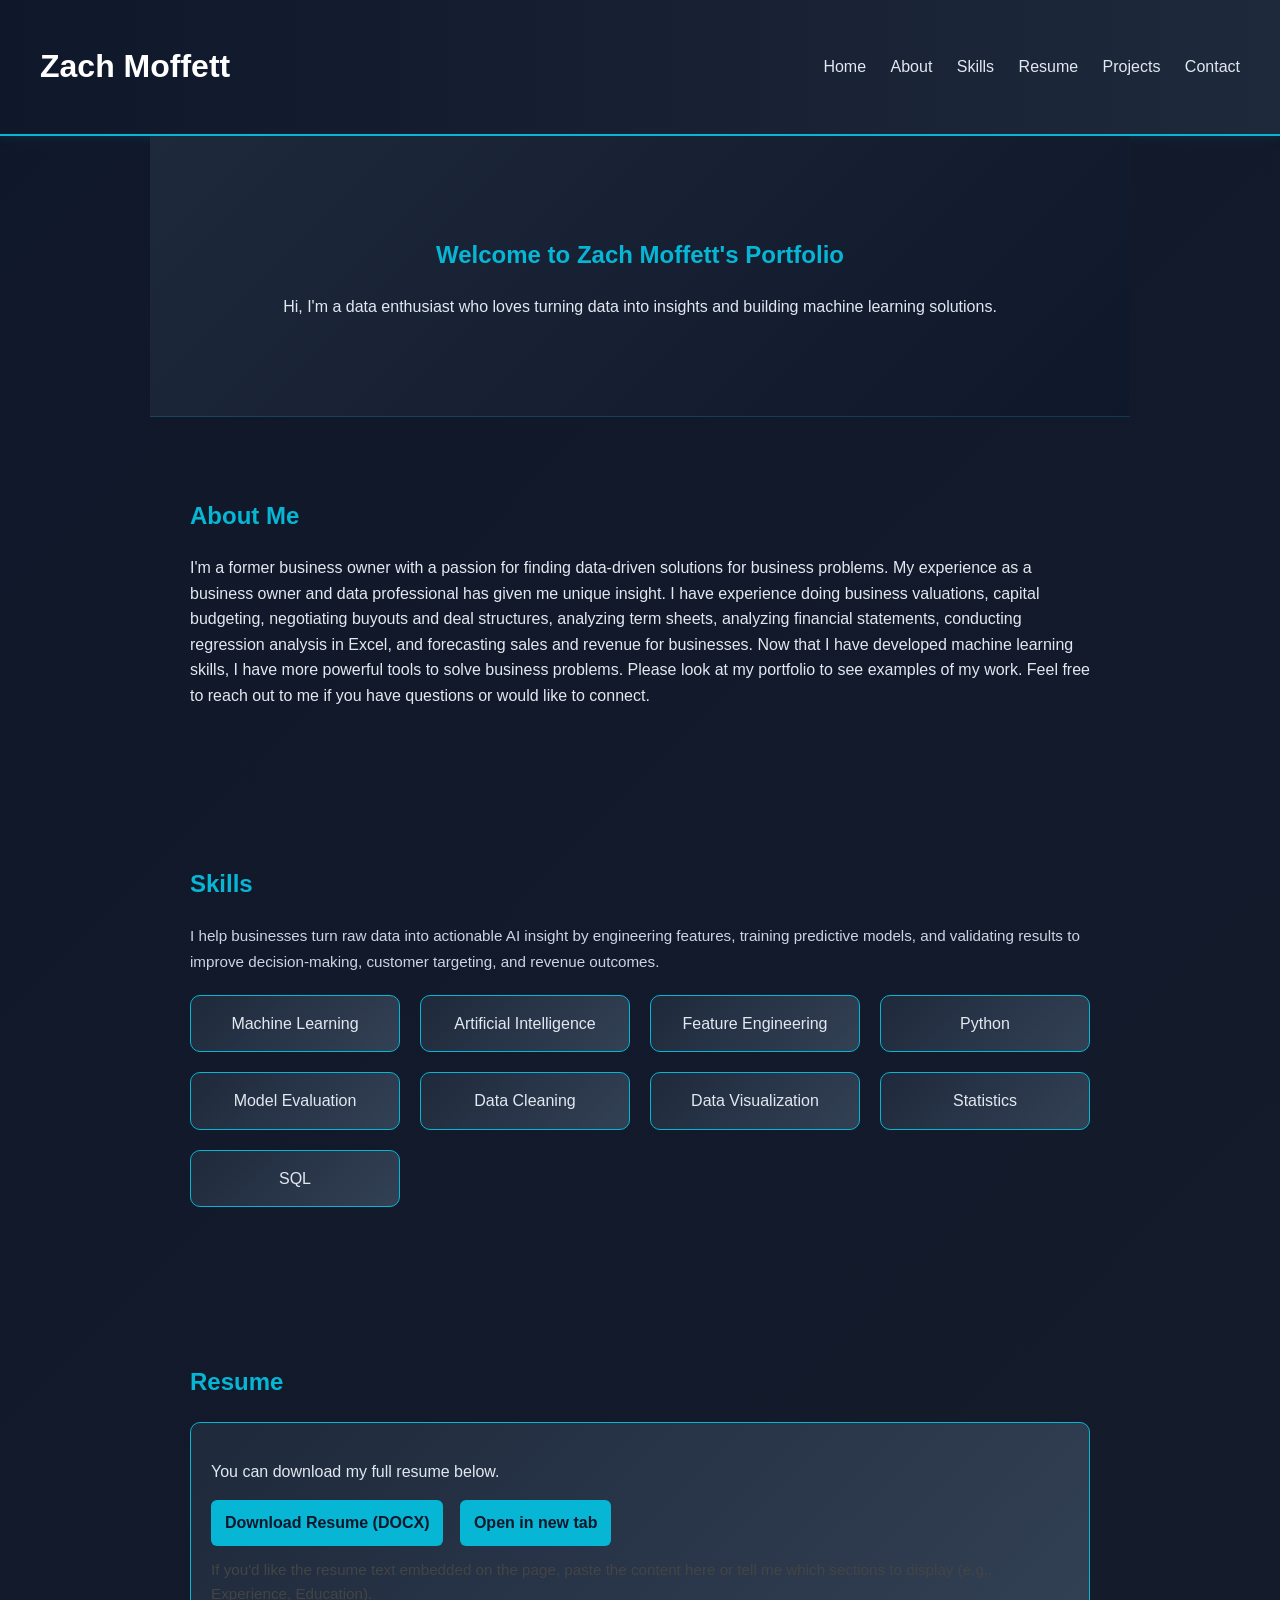
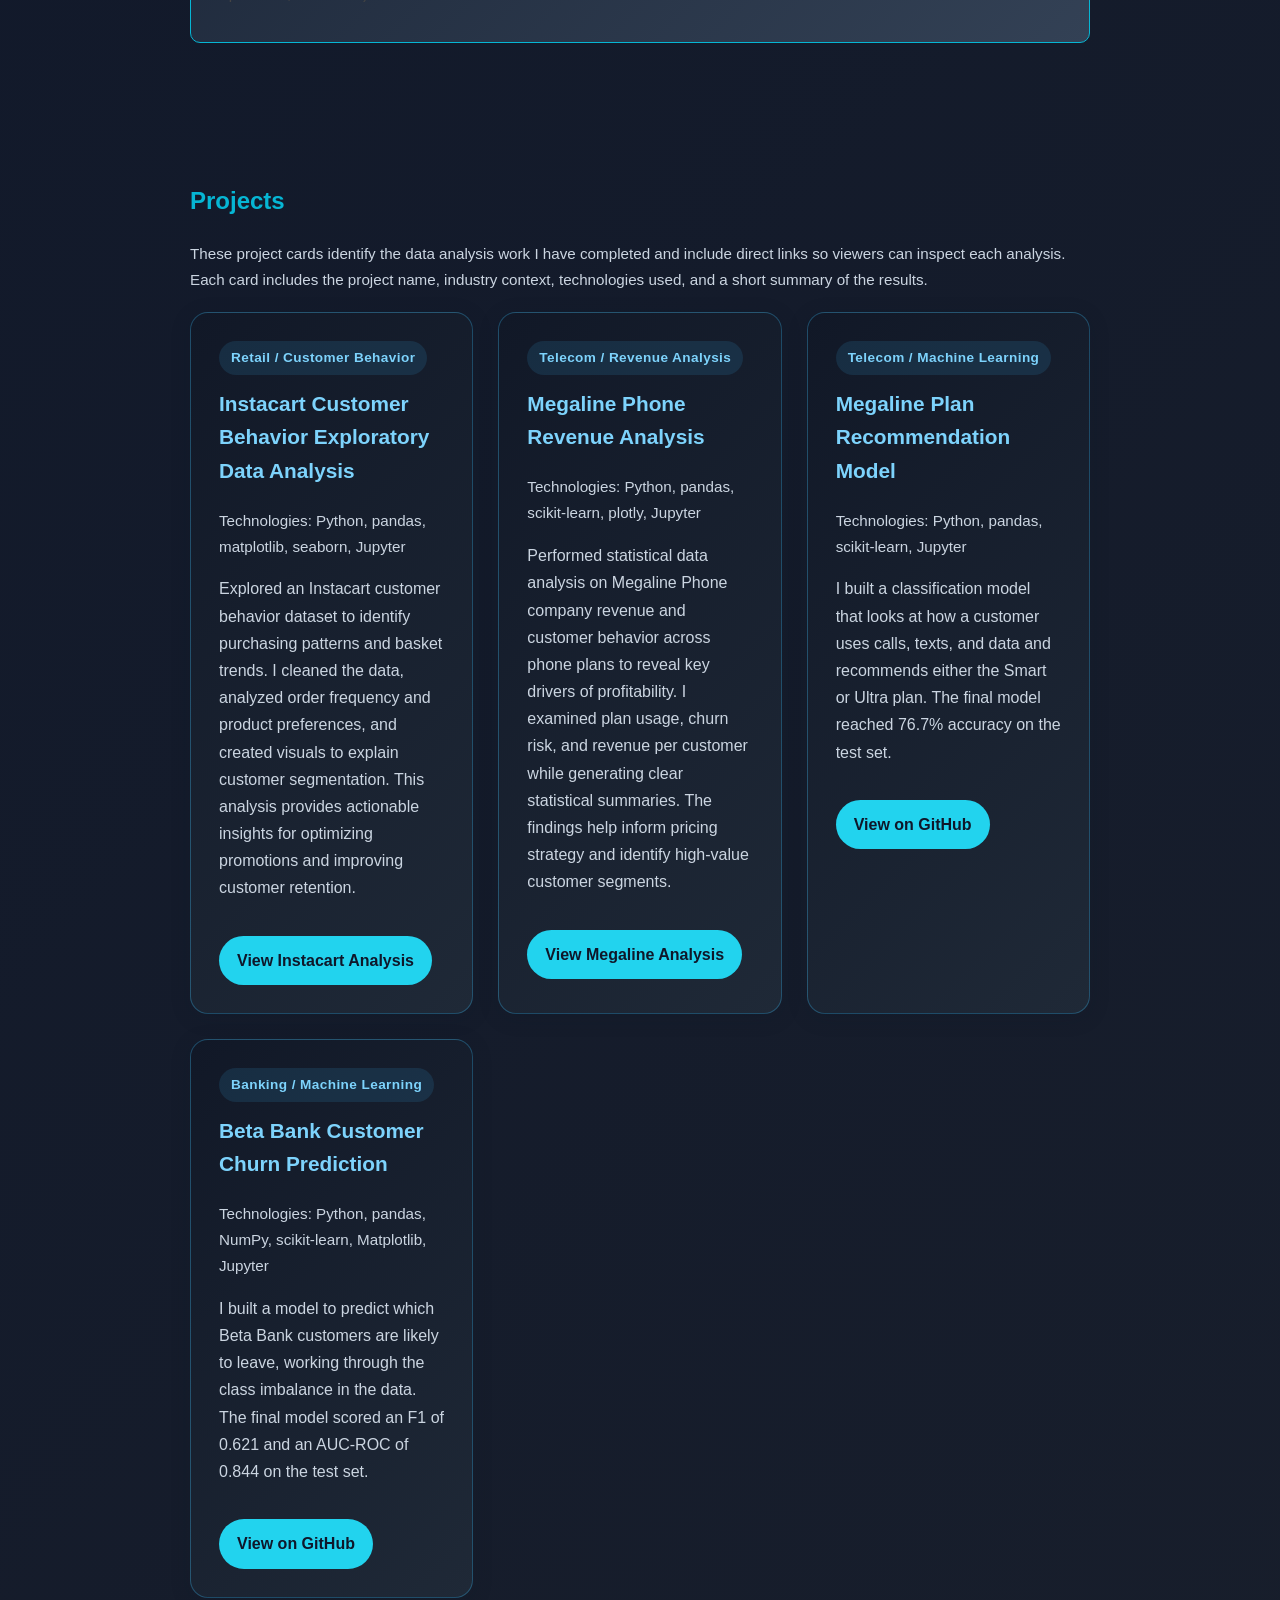
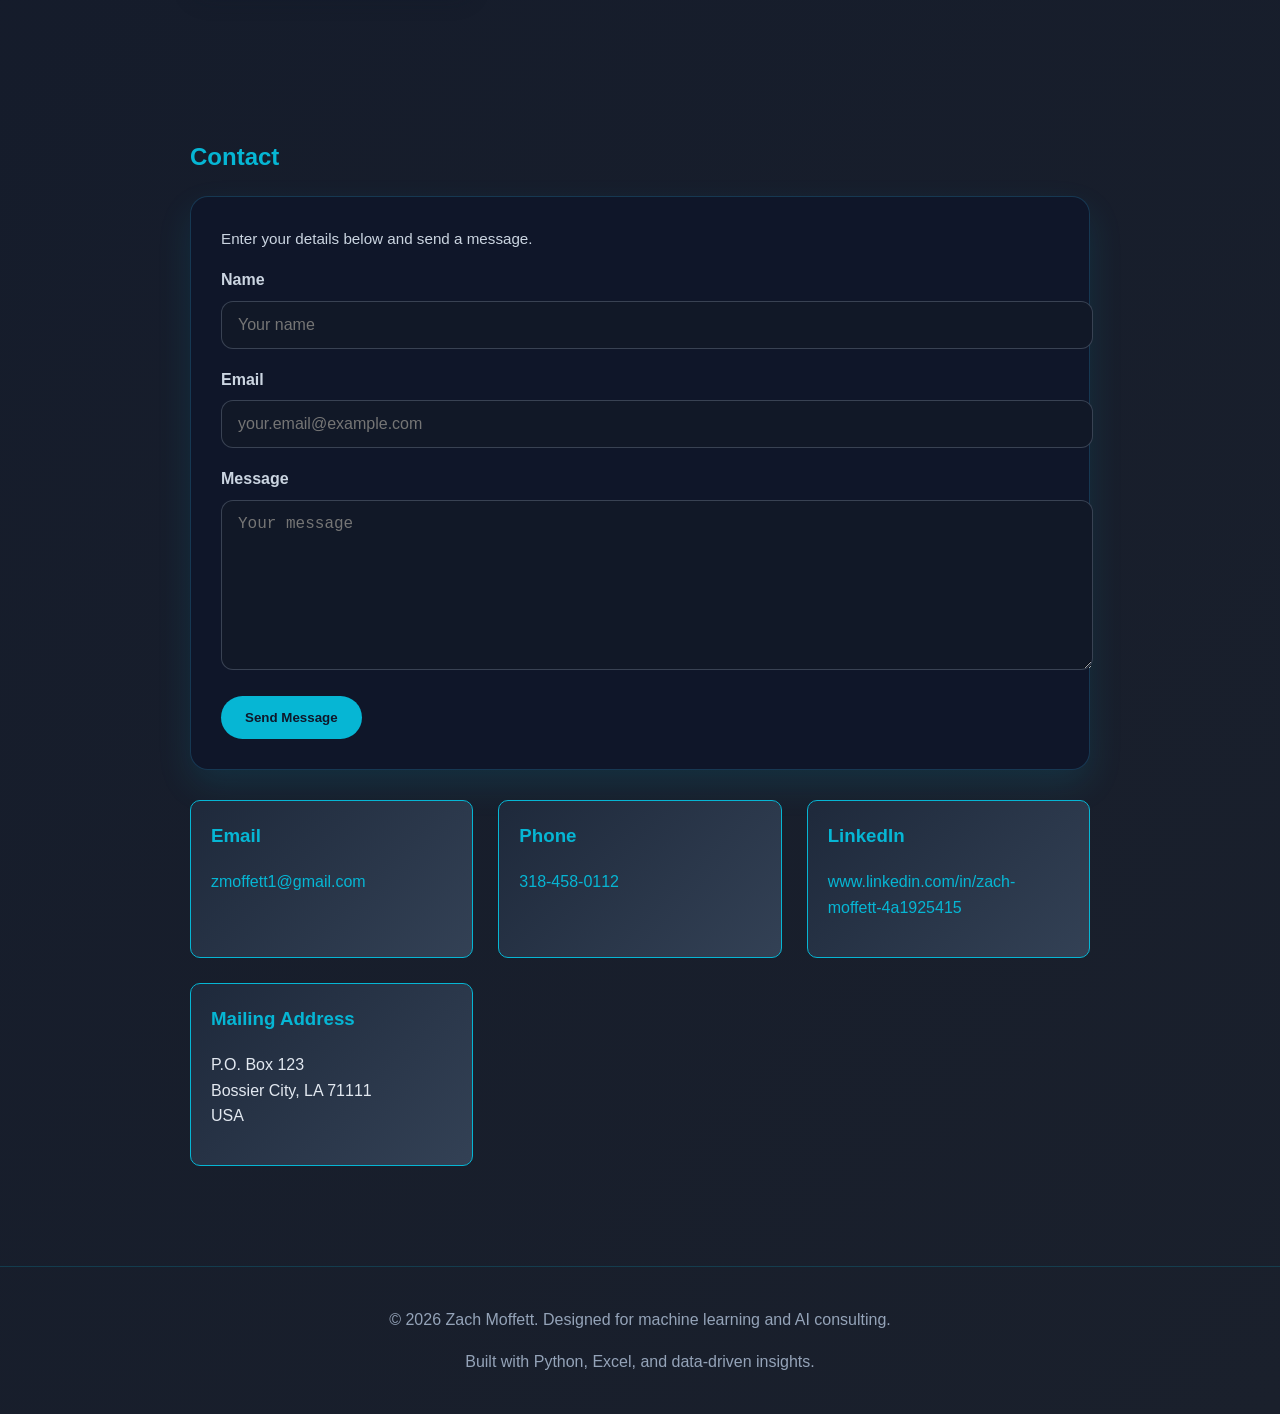
<file: index.html>
<!DOCTYPE html>
<html lang="en">
<head>
    <meta charset="UTF-8" />
    <meta name="viewport" content="width=device-width, initial-scale=1.0" />
    <title>Zach Moffett | Portfolio</title>
    <style>
        body {
            font-family: 'Segoe UI', Tahoma, Geneva, Verdana, sans-serif;
            margin: 0;
            line-height: 1.6;
            background: linear-gradient(135deg, #0f172a 0%, #1a202c 100%);
            color: #e2e8f0;
        }
        header {
            background: linear-gradient(90deg, #0f172a 0%, #1e293b 100%);
            color: #fff;
            padding: 20px 40px;
            display: flex;
            justify-content: space-between;
            align-items: center;
            border-bottom: 2px solid #06b6d4;
            box-shadow: 0 2px 10px rgba(6, 182, 212, 0.1);
        }
        header nav a {
            color: #e2e8f0;
            text-decoration: none;
            margin-left: 20px;
            font-weight: 500;
            transition: color 0.3s ease;
        }
        header nav a:hover {
            color: #06b6d4;
        }
        .hero {
            padding: 80px 40px;
            background: linear-gradient(135deg, #1e293b 0%, #0f172a 100%);
            text-align: center;
            border-bottom: 1px solid rgba(6, 182, 212, 0.2);
        }
        section {
            padding: 60px 40px;
            max-width: 900px;
            margin: 0 auto;
        }
        h2 {
            color: #06b6d4;
        }
        .skills-list {
            display: grid;
            grid-template-columns: repeat(auto-fit, minmax(180px, 1fr));
            gap: 20px;
            list-style: none;
            padding: 0;
        }
        .skills-list li {
            background: linear-gradient(135deg, #1e293b 0%, #334155 100%);
            padding: 15px;
            border-radius: 10px;
            text-align: center;
            border: 1px solid #06b6d4;
            color: #e2e8f0;
            transition: all 0.3s ease;
        }
        .skills-list li:hover {
            background: linear-gradient(135deg, #06b6d4 0%, #0891b2 100%);
            color: #0f172a;
            transform: translateY(-4px);
        }
        .resume-card {
            background: linear-gradient(135deg, #1e293b 0%, #334155 100%);
            border: 1px solid #06b6d4;
            padding: 20px;
            border-radius: 10px;
        }
        .resume-actions a {
            display: inline-block;
            margin-right: 12px;
            padding: 10px 14px;
            background: #06b6d4;
            color: #0f172a;
            text-decoration: none;
            border-radius: 6px;
            font-weight: 600;
            transition: all 0.3s ease;
        }
        .resume-actions a:hover {
            background: #0891b2;
            transform: translateY(-2px);
        }
        .projects-grid {
            display: grid;
            grid-template-columns: repeat(auto-fit, minmax(280px, 1fr));
            gap: 25px;
            margin-top: 20px;
        }
        .project-card {
            background: linear-gradient(135deg, #111827 0%, #1f2937 100%);
            border: 1px solid rgba(56, 189, 248, 0.3);
            padding: 28px;
            border-radius: 18px;
            transition: transform 0.25s ease, box-shadow 0.25s ease, border-color 0.25s ease;
            box-shadow: 0 4px 20px rgba(15, 23, 42, 0.2);
        }
        .project-card:hover {
            transform: translateY(-8px);
            box-shadow: 0 18px 35px rgba(6, 182, 212, 0.18);
            border-color: #38bdf8;
        }
        .project-card h3 {
            color: #7dd3fc;
            margin-top: 0;
            font-size: 1.3rem;
        }
        .project-card .project-label {
            display: inline-block;
            margin-bottom: 12px;
            padding: 6px 12px;
            background: rgba(56, 189, 248, 0.12);
            color: #7dd3fc;
            border-radius: 999px;
            font-size: 0.85rem;
            font-weight: 600;
            letter-spacing: 0.03em;
        }
        .project-tech {
            color: #94a3b8;
            font-size: 0.95rem;
            margin: 12px 0;
        }
        .project-card p {
            color: #cbd5e1;
            line-height: 1.7;
        }
        .project-link {
            display: inline-block;
            margin-top: 18px;
            padding: 12px 18px;
            background: #22d3ee;
            color: #0f172a;
            text-decoration: none;
            border-radius: 999px;
            font-weight: 700;
            transition: background 0.25s ease, transform 0.25s ease;
        }
        .project-link:hover {
            background: #0891b2;
            transform: translateX(4px);
        }
        .section-summary {
            max-width: 900px;
            margin: 0 auto 20px;
            color: #cbd5e1;
            line-height: 1.7;
            font-size: 0.95rem;
        }
        .contact-grid {
            display: grid;
            grid-template-columns: repeat(auto-fit, minmax(220px, 1fr));
            gap: 25px;
            margin-top: 20px;
        }
        .contact-item {
            background: linear-gradient(135deg, #1e293b 0%, #334155 100%);
            border: 1px solid #06b6d4;
            padding: 20px;
            border-radius: 10px;
            transition: all 0.3s ease;
        }
        .contact-item:hover {
            transform: translateY(-4px);
            box-shadow: 0 8px 20px rgba(6, 182, 212, 0.15);
            border-color: #0891b2;
        }
        .contact-item h3 {
            color: #06b6d4;
            margin-top: 0;
        }
        .contact-item a {
            color: #06b6d4;
            text-decoration: none;
            transition: color 0.3s ease;
        }
        .contact-item a:hover {
            color: #0891b2;
        }
        .contact-form {
            max-width: 900px;
            margin: 0 auto 30px;
            background: rgba(15, 23, 42, 0.95);
            border: 1px solid rgba(56, 189, 248, 0.2);
            border-radius: 18px;
            padding: 30px;
            box-shadow: 0 15px 35px rgba(6, 182, 212, 0.12);
        }
        .contact-form label {
            display: block;
            margin-bottom: 8px;
            color: #cbd5e1;
            font-weight: 600;
        }
        .contact-form input,
        .contact-form textarea {
            width: 100%;
            padding: 14px 16px;
            margin-bottom: 18px;
            border: 1px solid rgba(148, 163, 184, 0.3);
            border-radius: 12px;
            background: #111827;
            color: #e2e8f0;
            font-size: 1rem;
        }
        .contact-form textarea {
            min-height: 140px;
            resize: vertical;
        }
        .contact-form button {
            display: inline-block;
            padding: 14px 24px;
            background: #06b6d4;
            color: #0f172a;
            border: none;
            border-radius: 999px;
            font-weight: 700;
            cursor: pointer;
            transition: background 0.25s ease, transform 0.25s ease;
        }
        .contact-form button:hover {
            background: #0891b2;
            transform: translateY(-2px);
        }
        .form-status {
            margin-bottom: 16px;
            color: #cbd5e1;
            font-size: 0.95rem;
        }
        .form-status.success {
            color: #34d399;
        }
        .form-status.error {
            color: #f97316;
        }
        footer {
            text-align: center;
            padding: 24px 40px;
            margin-top: 40px;
            color: #94a3b8;
            border-top: 1px solid rgba(6, 182, 212, 0.2);
        }
        footer a {
            color: #cbd5e1;
            text-decoration: none;
        }
        footer a:hover {
            color: #38bdf8;
        }
    </style>
</head>
<body>
    <header>
        <div>
            <h1>Zach Moffett</h1>
        </div>
        <nav>
            <a href="#hero">Home</a>
            <a href="#about">About</a>
            <a href="#skills">Skills</a>
            <a href="#resume">Resume</a>
            <a href="#projects">Projects</a>
            <a href="#contact">Contact</a>
        </nav>
    </header>

    <section id="hero" class="hero">
        <h2>Welcome to Zach Moffett's Portfolio</h2>
        <p>Hi, I'm a data enthusiast who loves turning data into insights and building machine learning solutions.</p>
    </section>

    <section id="about">
        <h2>About Me</h2>
        <p>
            I'm a former business owner with a passion for finding data-driven solutions for business problems. My experience as a business owner and data professional has given me unique insight.
            I have experience doing business valuations, capital budgeting, negotiating buyouts and deal structures, analyzing term sheets, analyzing financial statements, conducting regression analysis in Excel, and forecasting sales and revenue for businesses.
            Now that I have developed machine learning skills, I have more powerful tools to solve business problems. Please look at my portfolio to see examples of my work. Feel free to reach out to me if you have questions or would like to connect.
        </p>
    </section>

    <section id="skills">
        <h2>Skills</h2>
        <p class="section-summary">
            I help businesses turn raw data into actionable AI insight by engineering features, training predictive models, and validating results to improve decision-making, customer targeting, and revenue outcomes.
        </p>
        <ul class="skills-list">
            <li>Machine Learning</li>
            <li>Artificial Intelligence</li>
            <li>Feature Engineering</li>
            <li>Python</li>
            <li>Model Evaluation</li>
            <li>Data Cleaning</li>
            <li>Data Visualization</li>
            <li>Statistics</li>
            <li>SQL</li>
        </ul>
    </section>

    <section id="resume">
        <h2>Resume</h2>
        <div class="resume-card">
            <p>You can download my full resume below.</p>
            <div class="resume-actions">
                <a href="New%20Resume%203-18-24.docx" download="Zach_Moffett_Resume.docx" target="_blank">Download Resume (DOCX)</a>
                <a href="New%20Resume%203-18-24.docx" target="_blank">Open in new tab</a>
            </div>
            <p style="margin-top:12px;color:#444;font-size:0.95rem;">
                If you'd like the resume text embedded on the page, paste the content here or tell me which sections to display (e.g., Experience, Education).
            </p>
        </div>
    </section>

    <section id="projects">
        <h2>Projects</h2>
        <p class="section-summary">
            These project cards identify the data analysis work I have completed and include direct links so viewers can inspect each analysis. Each card includes the project name, industry context, technologies used, and a short summary of the results.
        </p>
        <div class="projects-grid">
            <div class="project-card">
                <div class="project-label">Retail / Customer Behavior</div>
                <h3>Instacart Customer Behavior Exploratory Data Analysis</h3>
                <p class="project-tech">Technologies: Python, pandas, matplotlib, seaborn, Jupyter</p>
                <p>Explored an Instacart customer behavior dataset to identify purchasing patterns and basket trends. I cleaned the data, analyzed order frequency and product preferences, and created visuals to explain customer segmentation. This analysis provides actionable insights for optimizing promotions and improving customer retention.</p>
                <a href="instacart-project.html" class="project-link" target="_blank" rel="noopener noreferrer">View Instacart Analysis</a>
            </div>
            <div class="project-card">
                <div class="project-label">Telecom / Revenue Analysis</div>
                <h3>Megaline Phone Revenue Analysis</h3>
                <p class="project-tech">Technologies: Python, pandas, scikit-learn, plotly, Jupyter</p>
                <p>Performed statistical data analysis on Megaline Phone company revenue and customer behavior across phone plans to reveal key drivers of profitability. I examined plan usage, churn risk, and revenue per customer while generating clear statistical summaries. The findings help inform pricing strategy and identify high-value customer segments.</p>
                <a href="megaline-project.html" class="project-link" target="_blank" rel="noopener noreferrer">View Megaline Analysis</a>
            </div>
            <div class="project-card">
                <div class="project-label">Telecom / Machine Learning</div>
                <h3>Megaline Plan Recommendation Model</h3>
                <p class="project-tech">Technologies: Python, pandas, scikit-learn, Jupyter</p>
                <p>I built a classification model that looks at how a customer uses calls, texts, and data and recommends either the Smart or Ultra plan. The final model reached 76.7% accuracy on the test set.</p>
                <a href="https://github.com/zmoffett1-blip/megaline-plan-recommendation" class="project-link" target="_blank" rel="noopener noreferrer">View on GitHub</a>
            </div>
            <div class="project-card">
                <div class="project-label">Banking / Machine Learning</div>
                <h3>Beta Bank Customer Churn Prediction</h3>
                <p class="project-tech">Technologies: Python, pandas, NumPy, scikit-learn, Matplotlib, Jupyter</p>
                <p>I built a model to predict which Beta Bank customers are likely to leave, working through the class imbalance in the data. The final model scored an F1 of 0.621 and an AUC-ROC of 0.844 on the test set.</p>
                <a href="https://github.com/zmoffett1-blip/beta-bank-churn-prediction" class="project-link" target="_blank" rel="noopener noreferrer">View on GitHub</a>
            </div>
        </div>
    </section>

    <section id="contact">
        <h2>Contact</h2>
        <div class="contact-form">
            <form id="contactForm" action="https://formsubmit.co/zmoffett1@gmail.com" method="POST">
                <input type="hidden" name="_subject" value="New contact message from your portfolio site">
                <input type="hidden" name="_captcha" value="false">
                <input type="hidden" name="_next" value="index.html">
                <div id="form-status" class="form-status">Enter your details below and send a message.</div>
                <label for="contact-name">Name</label>
                <input type="text" id="contact-name" name="name" placeholder="Your name" required>

                <label for="contact-email">Email</label>
                <input type="email" id="contact-email" name="_replyto" placeholder="your.email@example.com" required>

                <label for="contact-message">Message</label>
                <textarea id="contact-message" name="message" placeholder="Your message" required></textarea>

                <button type="submit">Send Message</button>
            </form>
        </div>
        <div class="contact-grid">
            <div class="contact-item">
                <h3>Email</h3>
                <p><a href="mailto:zmoffett1@gmail.com">zmoffett1@gmail.com</a></p>
            </div>
            <div class="contact-item">
                <h3>Phone</h3>
                <p><a href="tel:+13184580112">318-458-0112</a></p>
            </div>
            <div class="contact-item">
                <h3>LinkedIn</h3>
                <p><a href="https://www.linkedin.com/in/zach-moffett-4a1925415" target="_blank">www.linkedin.com/in/zach-moffett-4a1925415</a></p>
            </div>
            <div class="contact-item">
                <h3>Mailing Address</h3>
                <p>P.O. Box 123<br>Bossier City, LA 71111<br>USA</p>
            </div>
        </div>
    </section>

    <footer>
        <p>© 2026 Zach Moffett. Designed for machine learning and AI consulting.</p>
        <p>Built with Python, Excel, and data-driven insights.</p>
    </footer>

    <script>
        const contactForm = document.getElementById('contactForm');
        const formStatus = document.getElementById('form-status');

        if (contactForm) {
            contactForm.addEventListener('submit', async (event) => {
                event.preventDefault();
                formStatus.textContent = 'Sending message...';
                formStatus.className = 'form-status';

                const formData = new FormData(contactForm);
                try {
                    const response = await fetch(contactForm.action, {
                        method: 'POST',
                        body: formData,
                        headers: { 'Accept': 'application/json' }
                    });

                    if (response.ok) {
                        formStatus.textContent = 'Thank you! Your message has been sent.';
                        formStatus.className = 'form-status success';
                        contactForm.reset();
                    } else {
                        const data = await response.json();
                        formStatus.textContent = data.error || 'Oops! Something went wrong. Please try again.';
                        formStatus.className = 'form-status error';
                    }
                } catch (error) {
                    formStatus.textContent = 'Unable to send message right now. Please try again later.';
                    formStatus.className = 'form-status error';
                }
            });
        }
    </script>
</body>
</html>
</file>
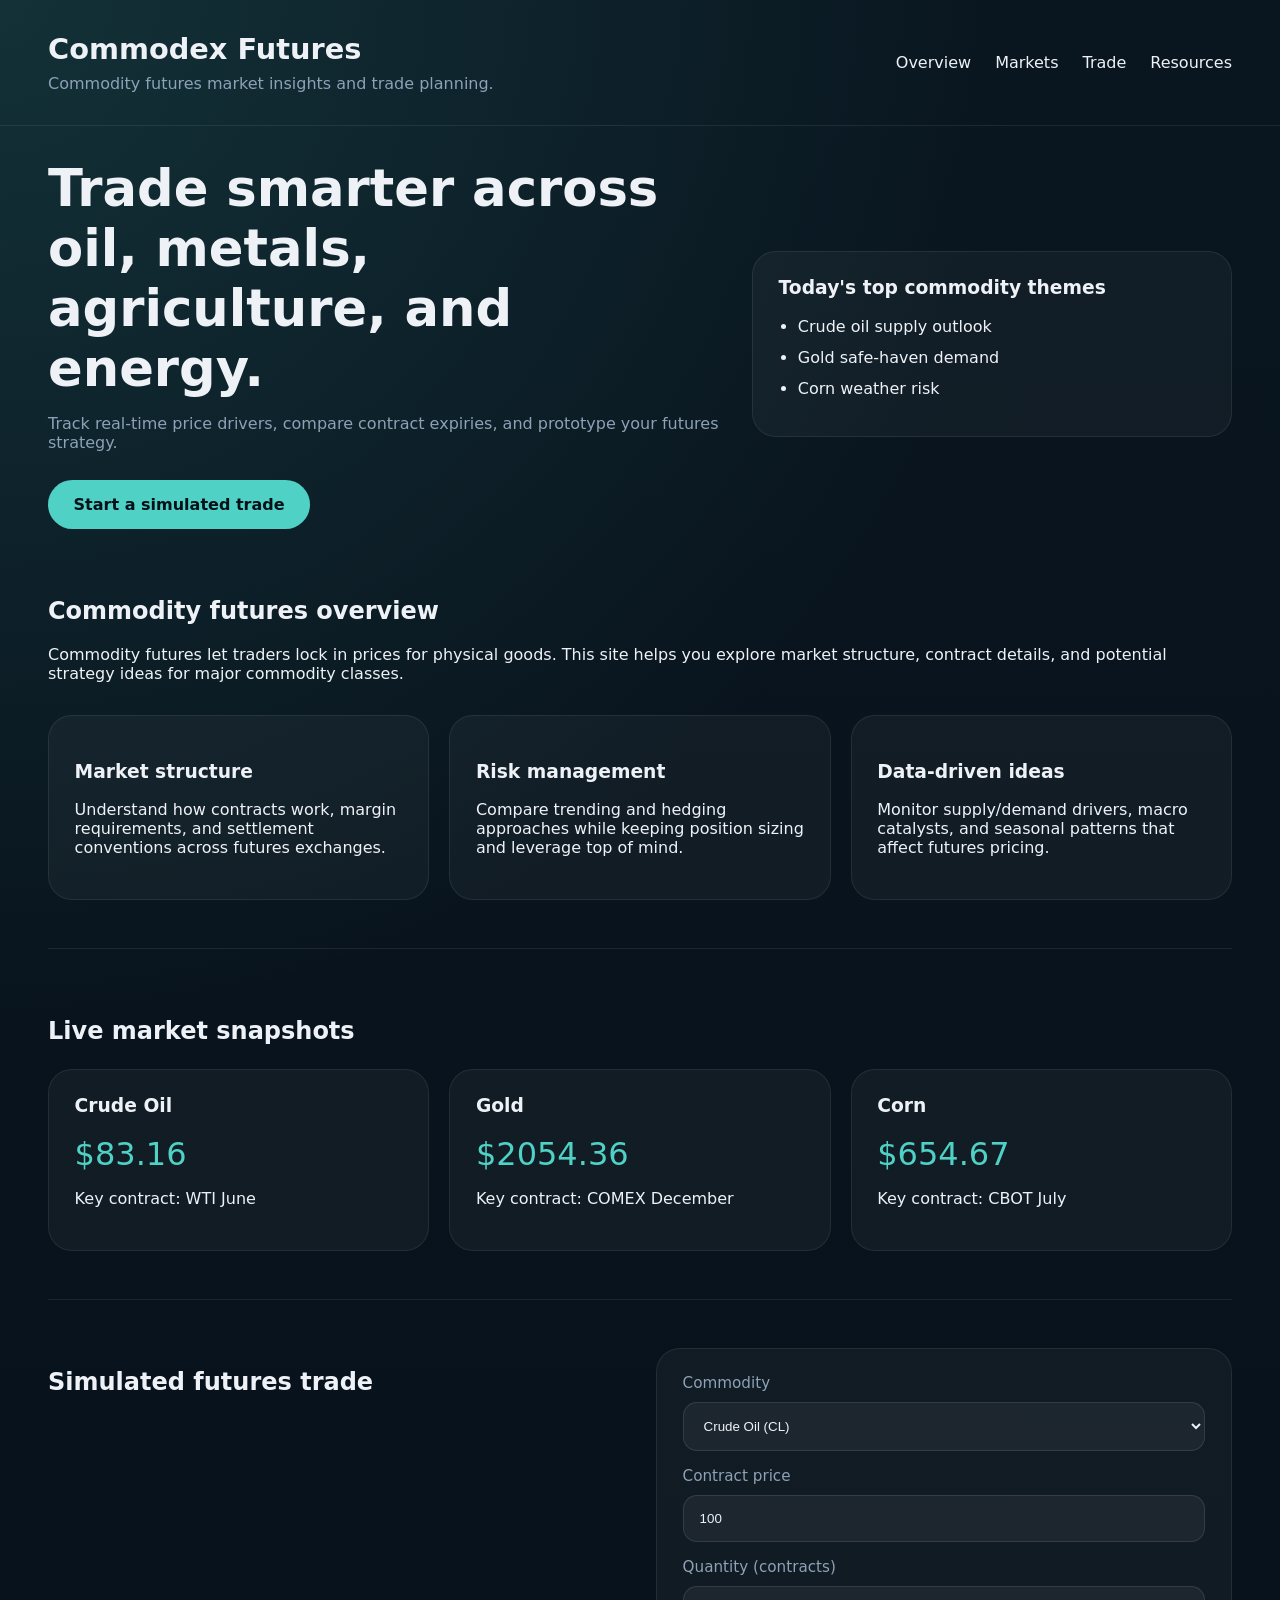
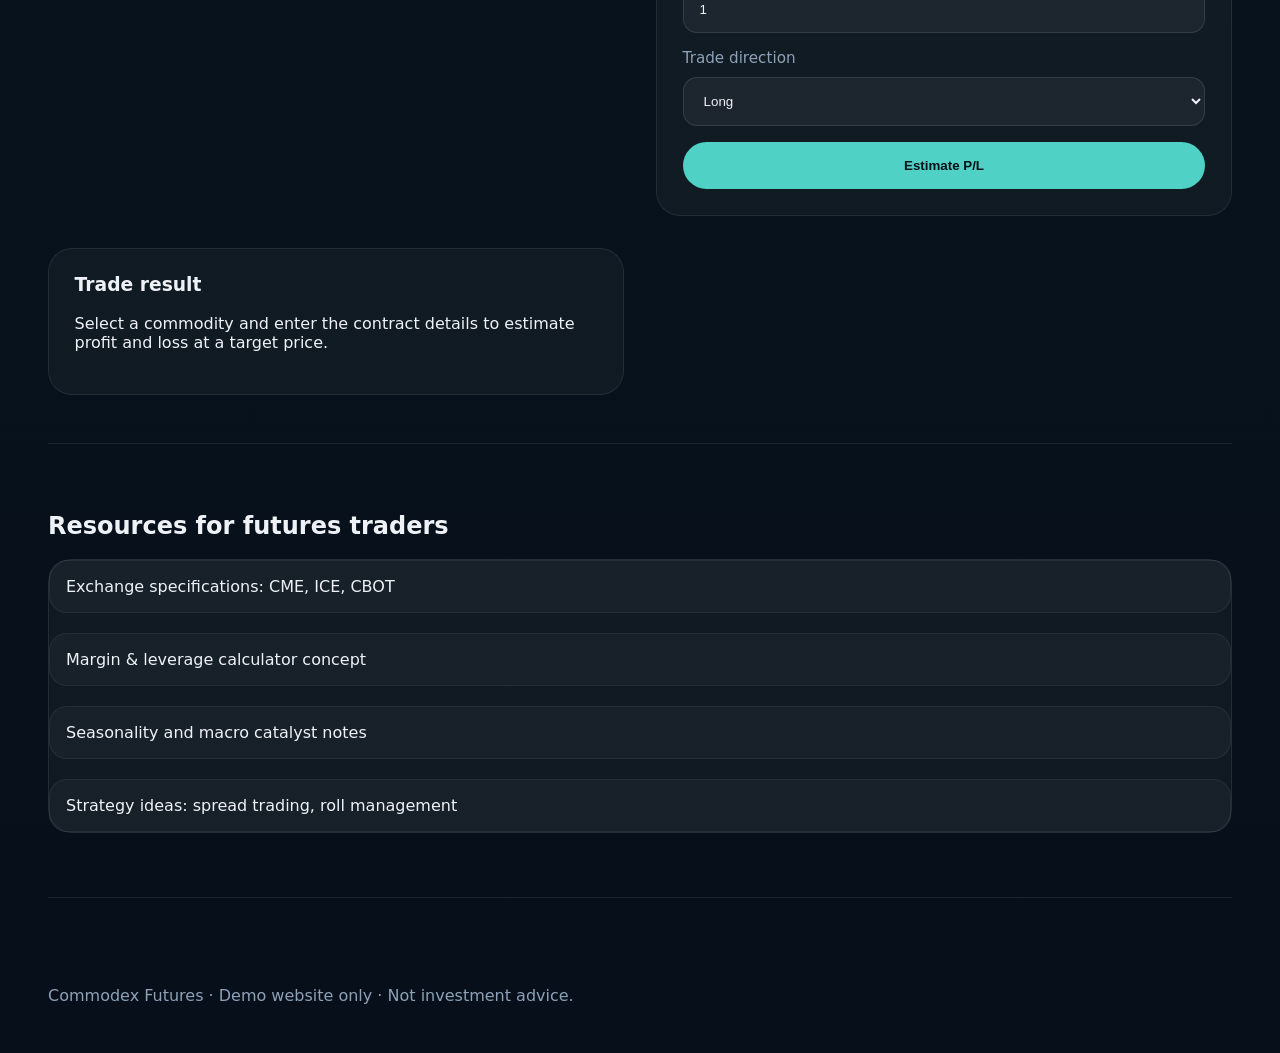
<file: commodity-futures-site/index.html>
<!DOCTYPE html>
<html lang="en">
<head>
    <meta charset="UTF-8" />
    <meta name="viewport" content="width=device-width, initial-scale=1.0" />
    <title>Commodex Futures</title>
    <link rel="stylesheet" href="styles.css" />
</head>
<body>
    <header class="site-header">
        <div class="brand">
            <h1>Commodex Futures</h1>
            <p>Commodity futures market insights and trade planning.</p>
        </div>
        <nav>
            <a href="#overview">Overview</a>
            <a href="#markets">Markets</a>
            <a href="#trade">Trade</a>
            <a href="#resources">Resources</a>
        </nav>
    </header>

    <main>
        <section id="hero" class="hero-section">
            <div>
                <h2>Trade smarter across oil, metals, agriculture, and energy.</h2>
                <p>Track real-time price drivers, compare contract expiries, and prototype your futures strategy.</p>
                <a class="primary-button" href="#trade">Start a simulated trade</a>
            </div>
            <div class="hero-card">
                <h3>Today's top commodity themes</h3>
                <ul>
                    <li>Crude oil supply outlook</li>
                    <li>Gold safe-haven demand</li>
                    <li>Corn weather risk</li>
                </ul>
            </div>
        </section>

        <section id="overview" class="section panel-panel">
            <h2>Commodity futures overview</h2>
            <p>Commodity futures let traders lock in prices for physical goods. This site helps you explore market structure, contract details, and potential strategy ideas for major commodity classes.</p>
            <div class="feature-grid">
                <article>
                    <h3>Market structure</h3>
                    <p>Understand how contracts work, margin requirements, and settlement conventions across futures exchanges.</p>
                </article>
                <article>
                    <h3>Risk management</h3>
                    <p>Compare trending and hedging approaches while keeping position sizing and leverage top of mind.</p>
                </article>
                <article>
                    <h3>Data-driven ideas</h3>
                    <p>Monitor supply/demand drivers, macro catalysts, and seasonal patterns that affect futures pricing.</p>
                </article>
            </div>
        </section>

        <section id="markets" class="section market-section">
            <h2>Live market snapshots</h2>
            <div class="market-grid" id="market-grid">
                <article class="market-card">
                    <h3>Crude Oil</h3>
                    <p class="price" data-symbol="CL">Loading...</p>
                    <p>Key contract: WTI June</p>
                </article>
                <article class="market-card">
                    <h3>Gold</h3>
                    <p class="price" data-symbol="GC">Loading...</p>
                    <p>Key contract: COMEX December</p>
                </article>
                <article class="market-card">
                    <h3>Corn</h3>
                    <p class="price" data-symbol="ZC">Loading...</p>
                    <p>Key contract: CBOT July</p>
                </article>
            </div>
        </section>

        <section id="trade" class="section trade-section">
            <h2>Simulated futures trade</h2>
            <form id="trade-form" class="trade-form">
                <label>
                    Commodity
                    <select id="commodity-select">
                        <option value="CL">Crude Oil (CL)</option>
                        <option value="GC">Gold (GC)</option>
                        <option value="ZC">Corn (ZC)</option>
                    </select>
                </label>
                <label>
                    Contract price
                    <input id="contract-price" type="number" value="100" step="0.01" />
                </label>
                <label>
                    Quantity (contracts)
                    <input id="quantity" type="number" value="1" min="1" />
                </label>
                <label>
                    Trade direction
                    <select id="direction-select">
                        <option value="long">Long</option>
                        <option value="short">Short</option>
                    </select>
                </label>
                <button type="submit">Estimate P/L</button>
            </form>
            <div id="trade-result" class="trade-result">
                <h3>Trade result</h3>
                <p>Select a commodity and enter the contract details to estimate profit and loss at a target price.</p>
            </div>
        </section>

        <section id="resources" class="section resources-section">
            <h2>Resources for futures traders</h2>
            <ul class="resource-list">
                <li>Exchange specifications: CME, ICE, CBOT</li>
                <li>Margin & leverage calculator concept</li>
                <li>Seasonality and macro catalyst notes</li>
                <li>Strategy ideas: spread trading, roll management</li>
            </ul>
        </section>
    </main>

    <footer class="site-footer">
        <p>Commodex Futures · Demo website only · Not investment advice.</p>
    </footer>

    <script src="app.js"></script>
</body>
</html>
</file>
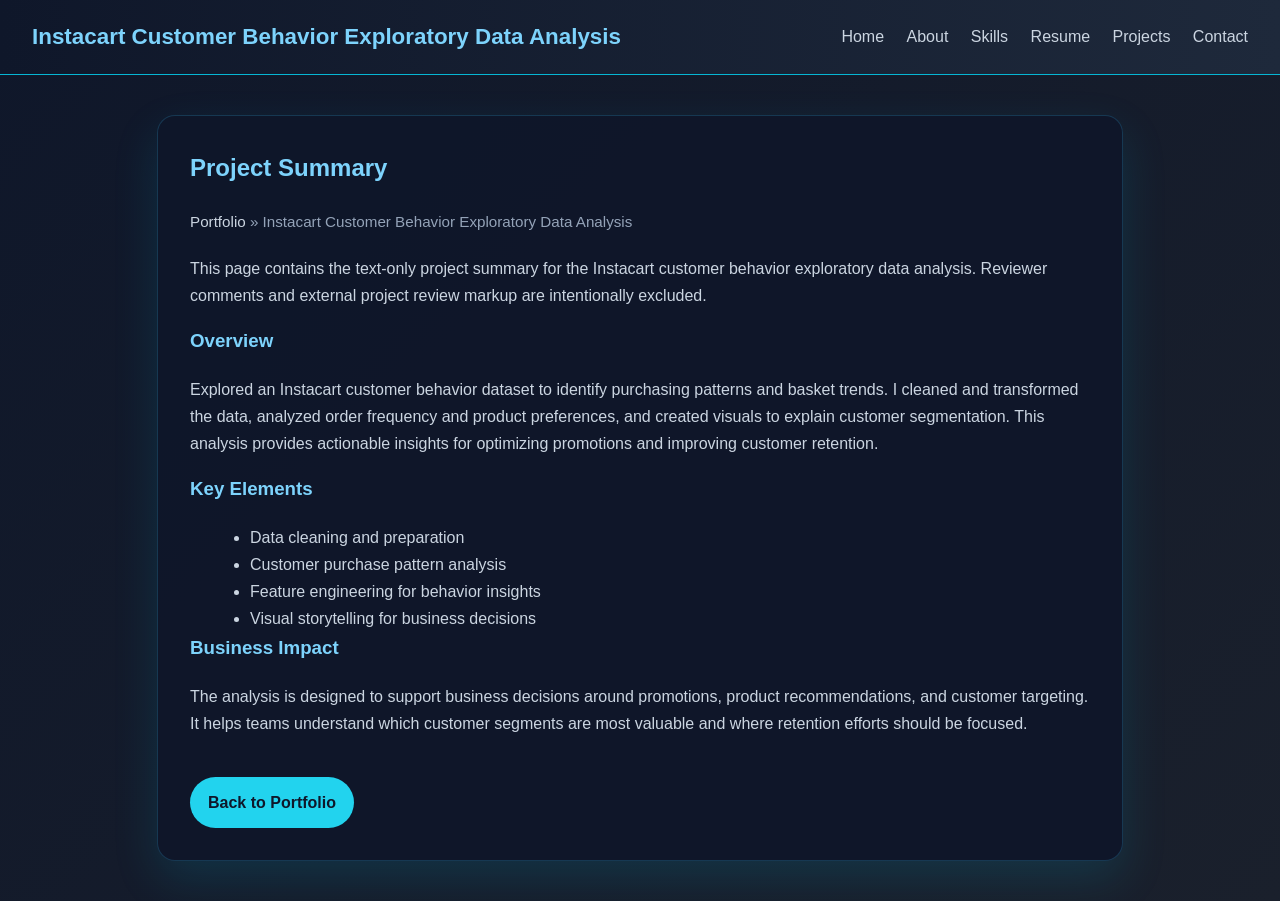
<file: instacart-project.html>
<!DOCTYPE html>
<html lang="en">
<head>
    <meta charset="UTF-8" />
    <meta name="viewport" content="width=device-width, initial-scale=1.0" />
    <title>Instacart Customer Behavior Exploratory Data Analysis | Zach Moffett</title>
    <style>
        body {
            font-family: 'Segoe UI', Tahoma, Geneva, Verdana, sans-serif;
            margin: 0;
            background: linear-gradient(135deg, #0f172a 0%, #1a202c 100%);
            color: #e2e8f0;
            line-height: 1.7;
        }
        header {
            background: linear-gradient(90deg, #0f172a 0%, #1e293b 100%);
            padding: 18px 32px;
            border-bottom: 1px solid #06b6d4;
            display: flex;
            justify-content: space-between;
            align-items: center;
        }
        header nav a {
            color: #cbd5e1;
            text-decoration: none;
            margin-left: 18px;
            transition: color 0.25s ease;
        }
        header nav a:hover {
            color: #38bdf8;
        }
        .page-card {
            max-width: 900px;
            margin: 40px auto;
            background: rgba(15, 23, 42, 0.95);
            border: 1px solid rgba(56, 189, 248, 0.2);
            border-radius: 18px;
            padding: 32px;
            box-shadow: 0 18px 45px rgba(6, 182, 212, 0.15);
        }
        h1, h2, h3 {
            color: #7dd3fc;
            margin-top: 0;
        }
        p, li {
            color: #cbd5e1;
        }
        .project-link {
            display: inline-block;
            margin-top: 24px;
            padding: 12px 18px;
            background: #22d3ee;
            color: #0f172a;
            text-decoration: none;
            border-radius: 999px;
            font-weight: 700;
            transition: background 0.25s ease;
        }
        .project-link:hover {
            background: #38bdf8;
        }
        .breadcrumbs {
            color: #94a3b8;
            font-size: 0.95rem;
            margin-bottom: 20px;
        }
        .breadcrumbs a {
            color: #cbd5e1;
            text-decoration: none;
        }
        .breadcrumbs a:hover {
            color: #38bdf8;
        }
        .breadcrumbs span {
            color: #94a3b8;
        }
        ul {
            margin: 16px 0 0 20px;
        }
    </style>
</head>
<body>
    <header>
        <div>
            <h1 style="margin:0; font-size:1.4rem;">Instacart Customer Behavior Exploratory Data Analysis</h1>
        </div>
        <nav>
            <a href="index.html">Home</a>
            <a href="index.html#about">About</a>
            <a href="index.html#skills">Skills</a>
            <a href="index.html#resume">Resume</a>
            <a href="index.html#projects">Projects</a>
            <a href="index.html#contact">Contact</a>
        </nav>
    </header>

    <main class="page-card">
        <h2>Project Summary</h2>
        <div class="breadcrumbs"><a href="index.html">Portfolio</a> &raquo; <span>Instacart Customer Behavior Exploratory Data Analysis</span></div>
        <p>This page contains the text-only project summary for the Instacart customer behavior exploratory data analysis. Reviewer comments and external project review markup are intentionally excluded.</p>

        <h3>Overview</h3>
        <p>Explored an Instacart customer behavior dataset to identify purchasing patterns and basket trends. I cleaned and transformed the data, analyzed order frequency and product preferences, and created visuals to explain customer segmentation. This analysis provides actionable insights for optimizing promotions and improving customer retention.</p>

        <h3>Key Elements</h3>
        <ul>
            <li>Data cleaning and preparation</li>
            <li>Customer purchase pattern analysis</li>
            <li>Feature engineering for behavior insights</li>
            <li>Visual storytelling for business decisions</li>
        </ul>

        <h3>Business Impact</h3>
        <p>The analysis is designed to support business decisions around promotions, product recommendations, and customer targeting. It helps teams understand which customer segments are most valuable and where retention efforts should be focused.</p>

        <a href="index.html" class="project-link">Back to Portfolio</a>
    </main>
</body>
</html>
</file>
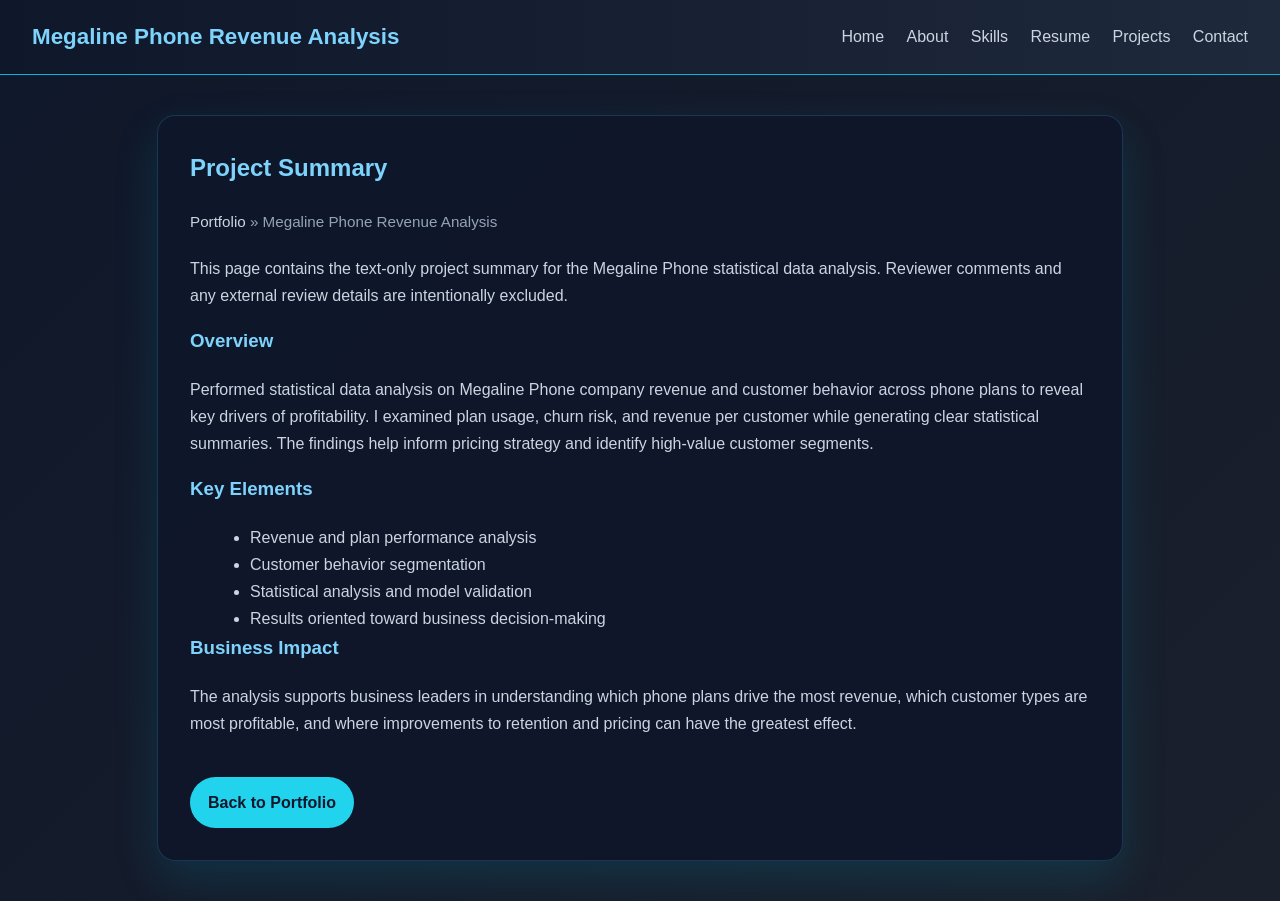
<file: megaline-project.html>
<!DOCTYPE html>
<html lang="en">
<head>
    <meta charset="UTF-8" />
    <meta name="viewport" content="width=device-width, initial-scale=1.0" />
    <title>Megaline Phone Revenue Analysis | Zach Moffett</title>
    <style>
        body {
            font-family: 'Segoe UI', Tahoma, Geneva, Verdana, sans-serif;
            margin: 0;
            background: linear-gradient(135deg, #0f172a 0%, #1a202c 100%);
            color: #e2e8f0;
            line-height: 1.7;
        }
        header {
            background: linear-gradient(90deg, #0f172a 0%, #1e293b 100%);
            padding: 18px 32px;
            border-bottom: 1px solid #06b6d4;
            display: flex;
            justify-content: space-between;
            align-items: center;
        }
        header nav a {
            color: #cbd5e1;
            text-decoration: none;
            margin-left: 18px;
            transition: color 0.25s ease;
        }
        header nav a:hover {
            color: #38bdf8;
        }
        .page-card {
            max-width: 900px;
            margin: 40px auto;
            background: rgba(15, 23, 42, 0.95);
            border: 1px solid rgba(56, 189, 248, 0.2);
            border-radius: 18px;
            padding: 32px;
            box-shadow: 0 18px 45px rgba(6, 182, 212, 0.15);
        }
        h1, h2, h3 {
            color: #7dd3fc;
            margin-top: 0;
        }
        p, li {
            color: #cbd5e1;
        }
        .project-link {
            display: inline-block;
            margin-top: 24px;
            padding: 12px 18px;
            background: #22d3ee;
            color: #0f172a;
            text-decoration: none;
            border-radius: 999px;
            font-weight: 700;
            transition: background 0.25s ease;
        }
        .project-link:hover {
            background: #38bdf8;
        }
        .breadcrumbs {
            color: #94a3b8;
            font-size: 0.95rem;
            margin-bottom: 20px;
        }
        .breadcrumbs a {
            color: #cbd5e1;
            text-decoration: none;
        }
        .breadcrumbs a:hover {
            color: #38bdf8;
        }
        .breadcrumbs span {
            color: #94a3b8;
        }
        ul {
            margin: 16px 0 0 20px;
        }
    </style>
</head>
<body>
    <header>
        <div>
            <h1 style="margin:0; font-size:1.4rem;">Megaline Phone Revenue Analysis</h1>
        </div>
        <nav>
            <a href="index.html">Home</a>
            <a href="index.html#about">About</a>
            <a href="index.html#skills">Skills</a>
            <a href="index.html#resume">Resume</a>
            <a href="index.html#projects">Projects</a>
            <a href="index.html#contact">Contact</a>
        </nav>
    </header>

    <main class="page-card">
        <h2>Project Summary</h2>
        <div class="breadcrumbs"><a href="index.html">Portfolio</a> &raquo; <span>Megaline Phone Revenue Analysis</span></div>
        <p>This page contains the text-only project summary for the Megaline Phone statistical data analysis. Reviewer comments and any external review details are intentionally excluded.</p>

        <h3>Overview</h3>
        <p>Performed statistical data analysis on Megaline Phone company revenue and customer behavior across phone plans to reveal key drivers of profitability. I examined plan usage, churn risk, and revenue per customer while generating clear statistical summaries. The findings help inform pricing strategy and identify high-value customer segments.</p>

        <h3>Key Elements</h3>
        <ul>
            <li>Revenue and plan performance analysis</li>
            <li>Customer behavior segmentation</li>
            <li>Statistical analysis and model validation</li>
            <li>Results oriented toward business decision-making</li>
        </ul>

        <h3>Business Impact</h3>
        <p>The analysis supports business leaders in understanding which phone plans drive the most revenue, which customer types are most profitable, and where improvements to retention and pricing can have the greatest effect.</p>

        <a href="index.html" class="project-link">Back to Portfolio</a>
    </main>
</body>
</html>
</file>
<file: commodity-futures-site/styles.css>
:root {
    color-scheme: dark;
    --bg: #08101d;
    --surface: #11212f;
    --surface-strong: #1c3346;
    --text: #eef2f7;
    --muted: #8da1b7;
    --accent: #4fd1c5;
    --accent-strong: #2dd4bf;
    --border: rgba(255,255,255,0.08);
}

* {
    box-sizing: border-box;
}

body {
    margin: 0;
    font-family: Inter, system-ui, -apple-system, BlinkMacSystemFont, "Segoe UI", sans-serif;
    background: radial-gradient(circle at top left, rgba(79,209,197,.15), transparent 35%),
                linear-gradient(180deg, #09151f 0%, #07101a 100%);
    color: var(--text);
    min-height: 100vh;
}

.site-header {
    display: flex;
    flex-wrap: wrap;
    justify-content: space-between;
    gap: 1rem;
    align-items: center;
    padding: 2rem 3rem;
    border-bottom: 1px solid var(--border);
}

.site-header h1 {
    margin: 0;
    font-size: clamp(1.8rem, 2vw, 2.4rem);
}

.site-header p {
    margin: 0.5rem 0 0;
    color: var(--muted);
}

nav {
    display: flex;
    gap: 1.5rem;
}

nav a {
    color: var(--text);
    text-decoration: none;
    font-weight: 500;
}

main {
    padding: 0 3rem 3rem;
}

.section {
    padding: 3rem 0;
    border-bottom: 1px solid var(--border);
}

.hero-section {
    display: grid;
    grid-template-columns: minmax(0, 1.4fr) minmax(280px, 1fr);
    gap: 2rem;
    align-items: center;
    padding-top: 2rem;
}

.hero-section h2 {
    font-size: clamp(2.2rem, 4vw, 3.5rem);
    margin: 0 0 1rem;
}

.hero-section p {
    max-width: 42rem;
    margin: 0 0 1.75rem;
    color: var(--muted);
}

.primary-button {
    display: inline-flex;
    align-items: center;
    justify-content: center;
    padding: 0.95rem 1.6rem;
    border-radius: 999px;
    background: var(--accent);
    color: #041118;
    font-weight: 700;
    text-decoration: none;
    transition: transform 0.2s ease, background 0.2s ease;
}

.primary-button:hover {
    transform: translateY(-1px);
    background: var(--accent-strong);
}

.hero-card, .market-card, .trade-form, .trade-result, .resource-list, .feature-grid article {
    background: rgba(255,255,255,.04);
    border: 1px solid var(--border);
    border-radius: 24px;
    padding: 1.6rem;
}

.hero-card h3 {
    margin-top: 0;
}

.hero-card ul {
    margin: 1rem 0 0;
    padding-left: 1.2rem;
    color: var(--text);
}

.hero-card li {
    margin-bottom: 0.75rem;
}

.feature-grid {
    display: grid;
    grid-template-columns: repeat(auto-fit, minmax(220px, 1fr));
    gap: 1.25rem;
    margin-top: 2rem;
}

.market-section .market-grid,
.resource-list {
    display: grid;
    gap: 1.25rem;
}

.market-grid {
    grid-template-columns: repeat(auto-fit, minmax(230px, 1fr));
    margin-top: 1.5rem;
}

.market-card h3 {
    margin-top: 0;
}

.price {
    font-size: 2rem;
    margin: 0.4rem 0 0.75rem;
    color: var(--accent);
}

.trade-section {
    display: grid;
    grid-template-columns: 1fr 1fr;
    gap: 2rem;
}

.trade-form {
    display: grid;
    gap: 1rem;
}

.trade-form label {
    display: grid;
    gap: 0.6rem;
    font-size: 0.95rem;
    color: var(--muted);
}

.trade-form input,
.trade-form select {
    width: 100%;
    padding: 0.95rem 1rem;
    border: 1px solid rgba(255,255,255,0.1);
    border-radius: 14px;
    background: rgba(255,255,255,0.05);
    color: var(--text);
}

.trade-form button {
    cursor: pointer;
    border: none;
    background: var(--accent);
    color: #041118;
    padding: 1rem 1.2rem;
    border-radius: 999px;
    font-weight: 700;
}

.trade-result h3 {
    margin-top: 0;
}

.resource-list {
    list-style: none;
    padding: 0;
}

.resource-list li {
    padding: 1rem;
    border-radius: 18px;
    background: rgba(255,255,255,0.03);
    border: 1px solid rgba(255,255,255,0.06);
}

.site-footer {
    padding: 1.5rem 3rem 2rem;
    color: var(--muted);
}

@media (max-width: 900px) {
    .hero-section, .trade-section {
        grid-template-columns: 1fr;
    }
    .site-header {
        padding: 1.5rem 1.5rem;
    }
    main {
        padding: 0 1.5rem 2rem;
    }
}
</file>
